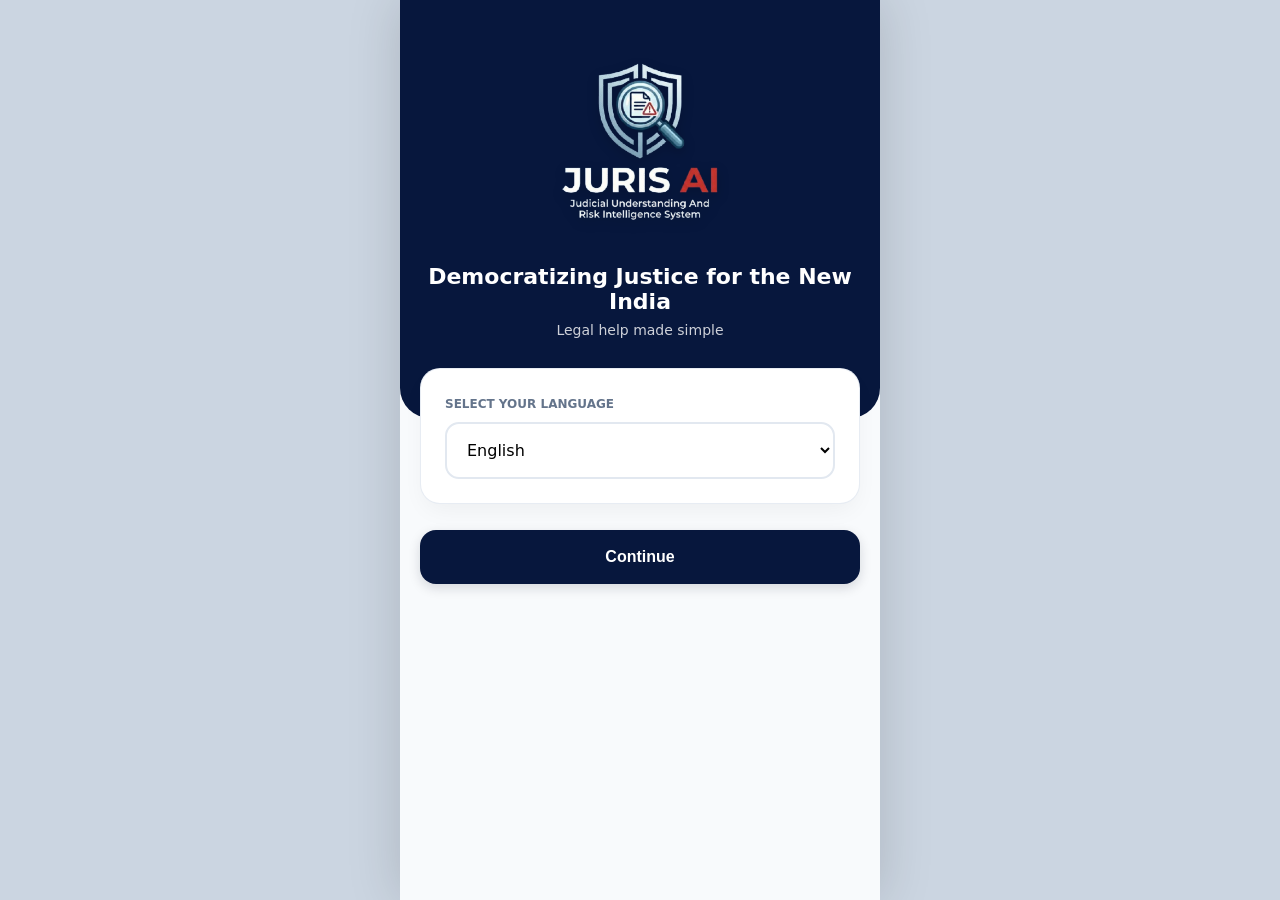
<file: frontend/index.html>
<!DOCTYPE html>
<html lang="en">
<head>
  <meta charset="UTF-8">
  <title>JURIS_HOMEPAGE</title>
  <meta name="viewport" content="width=device-width, initial-scale=1.0">
  <link rel="stylesheet" href="css/styles.css">
  <link rel="icon" href="/frontend/fav-icons/favicon.ico">
  <link rel="icon" type="image/png" sizes="32x32" href="/frontend/fav-icons/favicon-32x32.png">
  <link rel="icon" type="image/png" sizes="16x16" href="/frontend/fav-icons/favicon-16x16.png">

</head>
<body>

<div class="app">
  <div class="header-hero">
    <img src="assets/JURIS LOGO.png" class="logo-img" alt="JURIS-AI">
    <h2 data-i18n="app_name">Democratizing Justice</h2>
    <p data-i18n="tagline">Legal help made simple</p>
  </div>

  <div class="content-area">
    <div class="card">
      <label data-i18n="select_language" style="font-weight: 600; font-size: 12px; color: var(--text-muted); text-transform: uppercase;">SELECT LANGUAGE</label>
      <select id="language" onchange="onLanguageChange()">
        <option value="English">English</option checked>
        <option value="Hindi">हिन्दी</option>
        <option value="Marathi">मराठी</option>
        <option value="Tamil">தமிழ்</option>
        <option value="Telugu">Telugu</option>
      </select>
    </div>

    <button class="btn" onclick="goNext()" data-i18n="continue">Continue</button>
  </div>
</div>

<script src="new_script.js"></script>
</body>
</html>
</file>
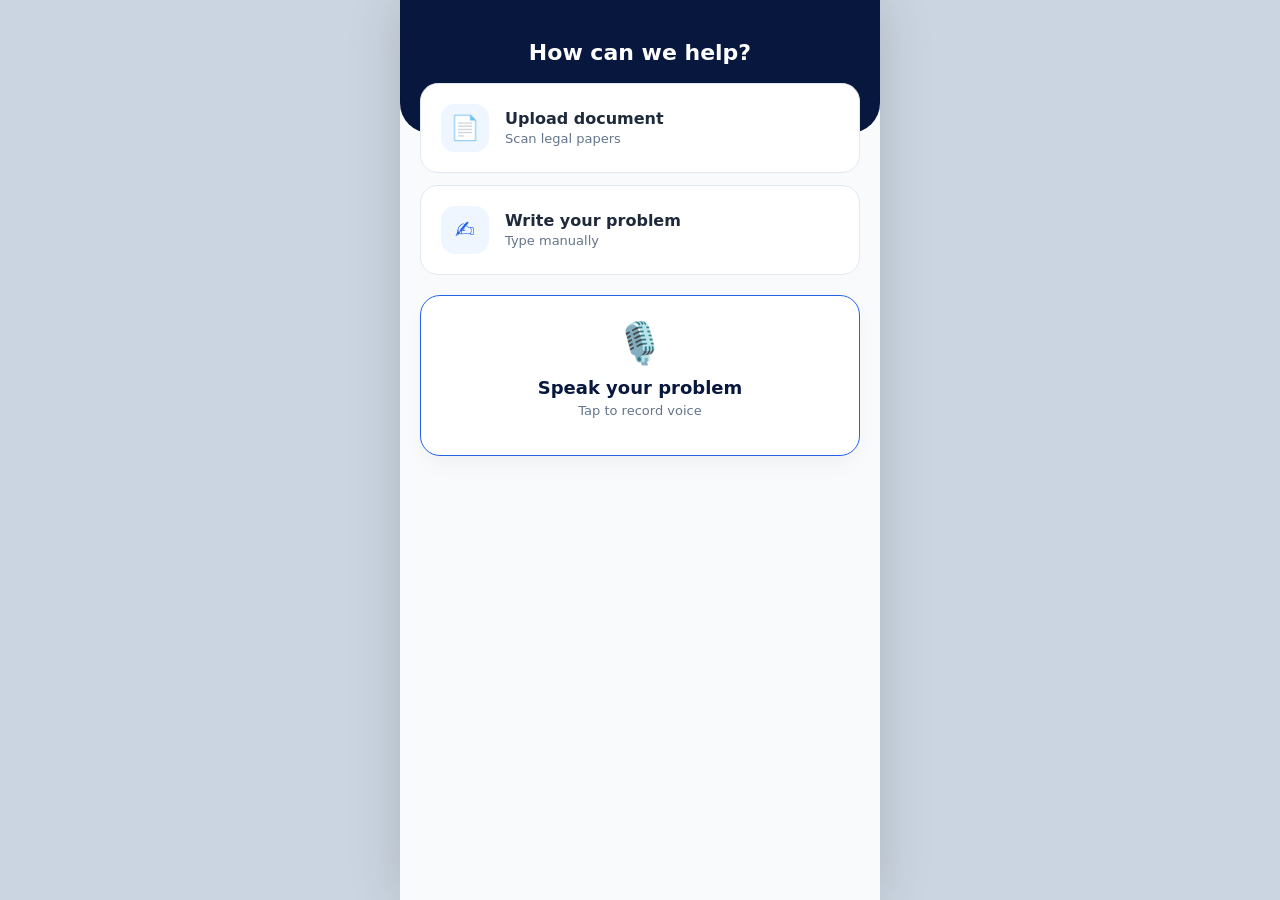
<file: frontend/action.html>
<!DOCTYPE html>
<html lang="en">
<head>
  <meta charset="UTF-8">
  <title>Choose Action</title>
  <meta name="viewport" content="width=device-width, initial-scale=1.0">
  <link rel="stylesheet" href="css/styles.css">
  <link rel="icon" href="/frontend/fav-icons/favicon.ico">
  <link rel="icon" type="image/png" sizes="32x32" href="/frontend/fav-icons/favicon-16x16.png">
  <link rel="icon" type="image/png" sizes="16x16" href="/frontend/fav-icons/favicon-32x32.png">
</head>
<body>

<div class="app">
  <div class="header-hero" style="padding-bottom: 60px;">
    <h2 data-i18n="choose_help">How can we help?</h2>
  </div>

  <div class="content-area">
    <div class="action-item" onclick="location.href='upload.html'">
      <div class="action-icon">📄</div>
      <div>
        <strong style="display:block" data-i18n="upload_document">Upload Document</strong>
        <span style="font-size:13px; color:var(--text-muted)">Scan legal papers</span>
      </div>
    </div>

    <div class="action-item" onclick="location.href='write.html'">
      <div class="action-icon">✍️</div>
      <div>
        <strong style="display:block" data-i18n="write_problem">Write Problem</strong>
        <span style="font-size:13px; color:var(--text-muted)">Type manually</span>
      </div>
    </div>

    <div class="card" style="text-align: center; border-color: var(--accent); margin-top: 20px;" onclick="location.href='voice.html'">
      <div style="font-size: 40px; margin-bottom: 10px;">🎙️</div>
      <strong style="font-size: 18px; color: var(--primary);" data-i18n="speak_problem">Speak Your Problem</strong>
      <p style="font-size: 13px; color: var(--text-muted); margin-top: 5px;">Tap to record voice</p>
    </div>
  </div>
</div>

<script src="new_script.js"></script>
</body>
</html>
</file>
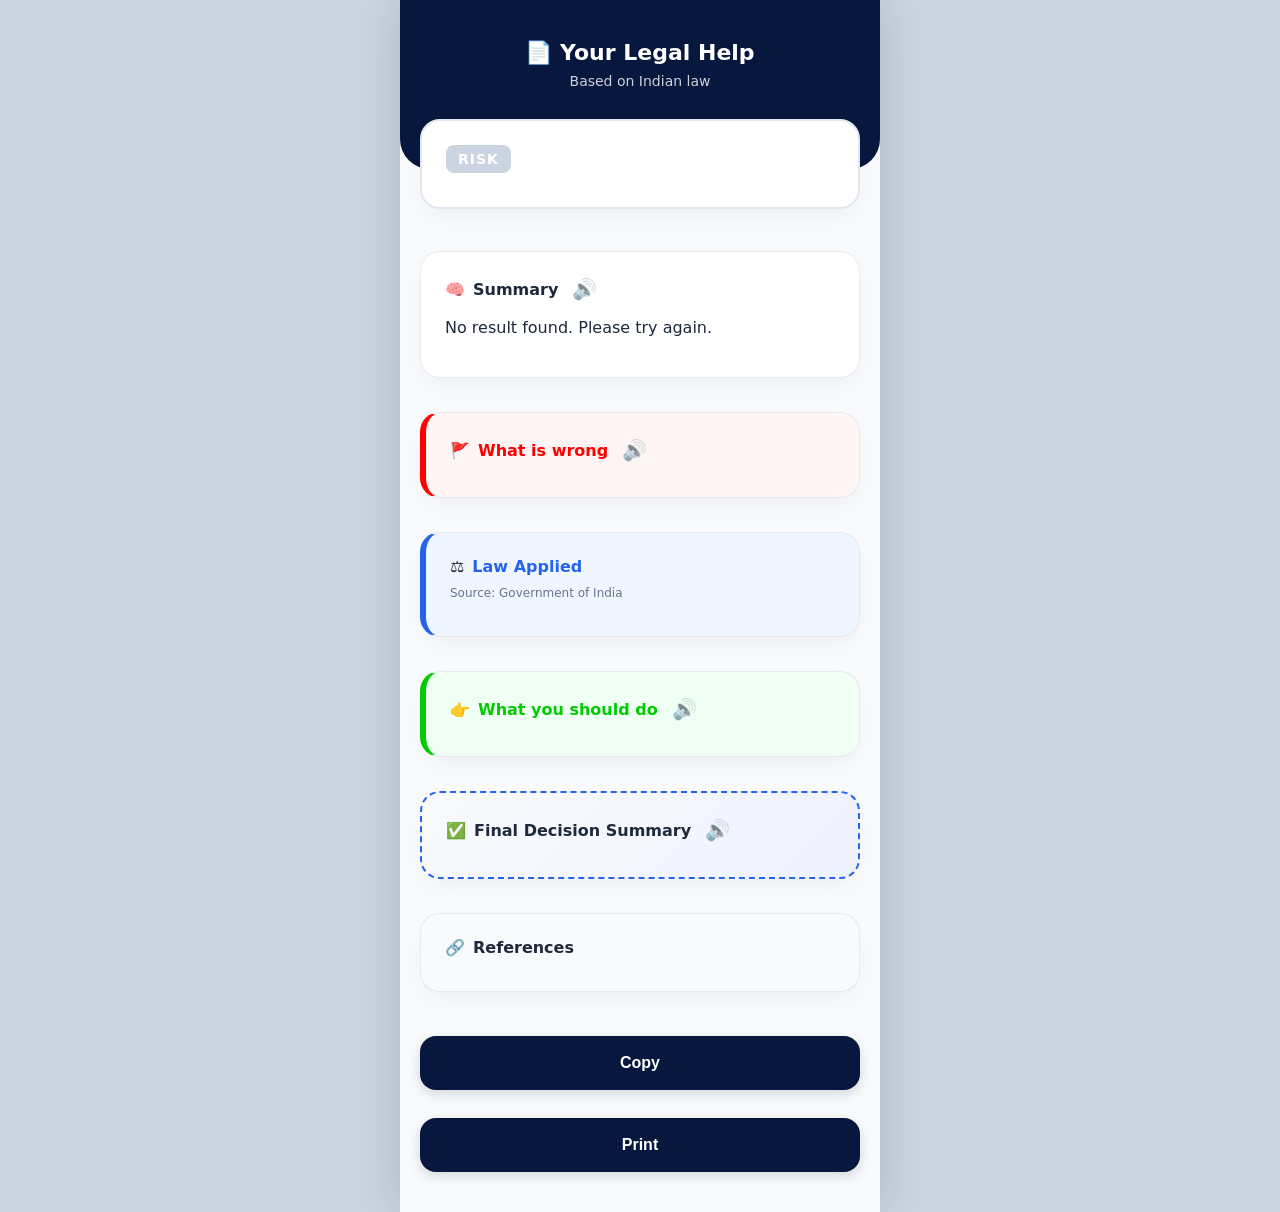
<file: frontend/result.html>
<!DOCTYPE html>
<html lang="en">
<head>
  <meta charset="UTF-8">
  <title>Result</title>
  <meta name="viewport" content="width=device-width, initial-scale=1.0">
  <link rel="stylesheet" href="css/styles.css">
  <link rel="icon" href="/frontend/fav-icons/favicon.ico">
  <link rel="icon" type="image/png" sizes="32x32" href="/frontend/fav-icons/favicon-16x16.png">
  <link rel="icon" type="image/png" sizes="16x16" href="/frontend/fav-icons/favicon-32x32.png">
</head>
<body>

<div class="app">

  <!-- HEADER -->
  <div class="header-hero">
    <h2 data-i18n="result_title">📄 Your Legal Help</h2>
    <p class="muted-text" data-i18n="based_on_law">
      Based on Indian law
    </p>
  </div>

  <!-- RESULT FLOW START -->
  <div class="content-area result-flow">

    <!-- RISK INDICATOR (ANCHOR) -->
    <div class="card risk-card fade-glass">
      <div class="risk-header">
        <span id="riskBadge" class="risk-badge">RISK</span>
        <span id="riskScoreText" class="risk-score-text"></span>
      </div>
    </div>

    <!-- SUMMARY -->
    <div class="card summary-card fade-glass">
      <div class="icon-row">
        🧠 <strong data-i18n="summary">Summary</strong>
        <button class="speak-btn"
                onclick="toggleSpeak(this)"
                data-speak-target="summaryText"
                title="Listen">
          🔊
        </button>
      </div>
      <p id="summaryText">
        We are analyzing your problem…
      </p>
    </div>

    <!-- RED FLAGS -->
    <div class="card redflag-card fade-glass">
      <div class="icon-row">
        🚩 <strong data-i18n="what_wrong">What is wrong</strong>
        <button class="speak-btn"
                onclick="toggleSpeak(this)"
                data-speak-target="redFlags"
                title="Listen">
          🔊
        </button>
      </div>
      <ul id="redFlags" class="simple-list"></ul>
    </div>

    <!-- LAW APPLIED -->
    <div class="card law-card fade-glass">
      <div class="icon-row">
        ⚖️ <strong data-i18n="law_applied">Law Applied</strong>
      </div>
      <ul id="lawList" class="simple-list"></ul>
      <p class="muted-text small-text" data-i18n="law_source">
        Source: Government of India
      </p>
    </div>

    <!-- WHAT YOU SHOULD DO -->
    <div class="card action-card fade-glass">
      <div class="icon-row">
        👉 <strong data-i18n="next_steps">What you should do</strong>
        <button class="speak-btn"
                onclick="toggleSpeak(this)"
                data-speak-target="nextSteps"
                title="Listen">
          🔊
        </button>
      </div>
      <ul id="nextSteps" class="simple-list"></ul>
    </div>

    <!-- FINAL DECISION SUMMARY -->
    <div class="card final-card fade-glass">
      <div class="icon-row">
        ✅ <strong data-i18n="final_summary_title">Final Decision Summary</strong>
        <button class="speak-btn"
                onclick="toggleSpeak(this)"
                data-speak-target="finalSummary"
                title="Listen">
          🔊
        </button>
      </div>
      <ul id="finalSummary" class="simple-list"></ul>
    </div>

    <!-- REFERENCES -->
    <div class="card reference-card fade-glass">
      <div class="icon-row">
        🔗 <strong data-i18n="references">References</strong>
      </div>
      <ul id="references" class="simple-list"></ul>
    </div>

    <!-- ACTION BUTTONS -->
    <button class="btn" onclick="copyResult()" data-i18n="copy">
      Copy
    </button>

    <button class="btn btn-success" onclick="window.print()" data-i18n="print">
      Print
    </button>

  </div>
  <!-- RESULT FLOW END -->

</div>

<script src="new_script.js"></script>
</body>
</html>
</file>
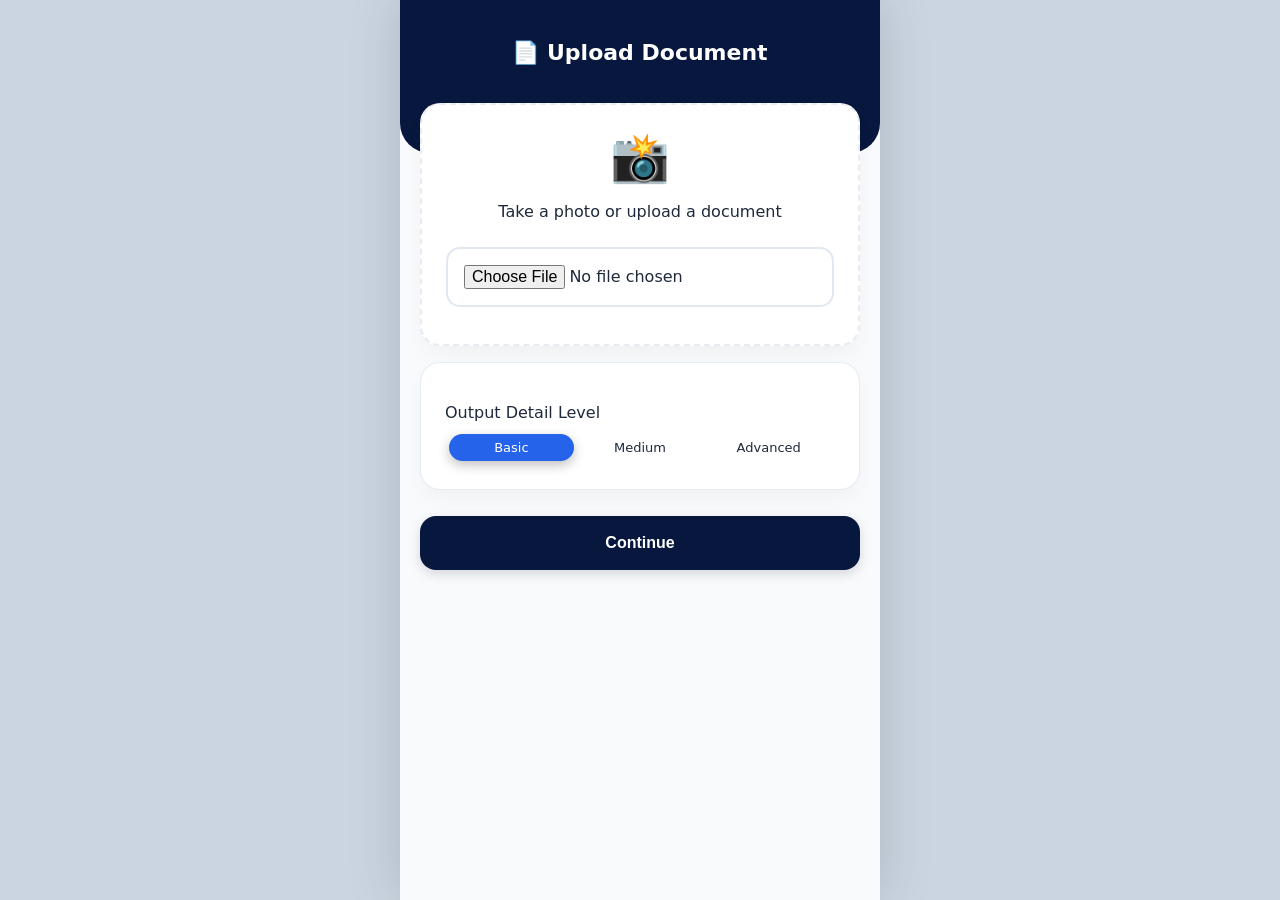
<file: frontend/upload.html>
<!DOCTYPE html>
<html lang="en">
<head>
  <meta charset="UTF-8">
  <title>Upload</title>
  <meta name="viewport" content="width=device-width, initial-scale=1.0">
  <link rel="stylesheet" href="css/styles.css">
  <link rel="icon" href="/frontend/fav-icons/favicon.ico">
  <link rel="icon" type="image/png" sizes="32x32" href="/frontend/fav-icons/favicon-16x16.png">
  <link rel="icon" type="image/png" sizes="16x16" href="/frontend/fav-icons/favicon-32x32.png">
</head>
<body>

<div id="loader" class="loader-overlay hidden">
  <div class="spinner"></div>
</div>

<div class="app">
  <div class="header-hero">
    <h2 data-i18n="upload_title">📄 Upload Document</h2>
  </div>

  <div class="content-area">

    <!-- Upload Card (UNCHANGED) -->
    <div class="card" style="text-align: center; border-style: dashed; border-width: 2px;">
      <div style="font-size: 48px; margin-bottom: 10px;">📸</div>
      <p data-i18n="upload_text" style="font-weight: 500;">Upload Photo or PDF</p>
      <input
        type="file"
        id="documentFile"
        class="file-input"
        accept="image/*,.pdf,.doc,.docx"
      >
      <p
        id="fileName"
        style="font-size: 13px; color: var(--accent); margin-top: 10px;"
      ></p>
    </div>

    <!-- Output Detail Regulator (MATCHED WITH VOICE UI) -->
    <div class="card" style="margin-top:12px;">
      <p style="font-weight:500; margin-bottom:8px;" data-i18n="upload_output_level_title">Output Detail Level</p>

      <div class="verbosity-pill">
        <input type="radio" id="u-basic" name="verbosity" value="basic" checked>
        <label for="u-basic" data-i18n="upload_level_basic">Basic</label>

        <input type="radio" id="u-medium" name="verbosity" value="medium">
        <label for="u-medium" data-i18n="upload_level_medium">Medium</label>

        <input type="radio" id="u-advanced" name="verbosity" value="advanced">
        <label for="u-advanced" data-i18n="upload_level_advanced">Advanced</label>
      </div>


    </div>

    <!-- Analyze Button (UNCHANGED) -->
    <button class="btn" onclick="saveDocument()" data-i18n="continue">
      Analyze
    </button>

  </div>
</div>

<script src="new_script.js"></script>
</body>
</html>
</file>
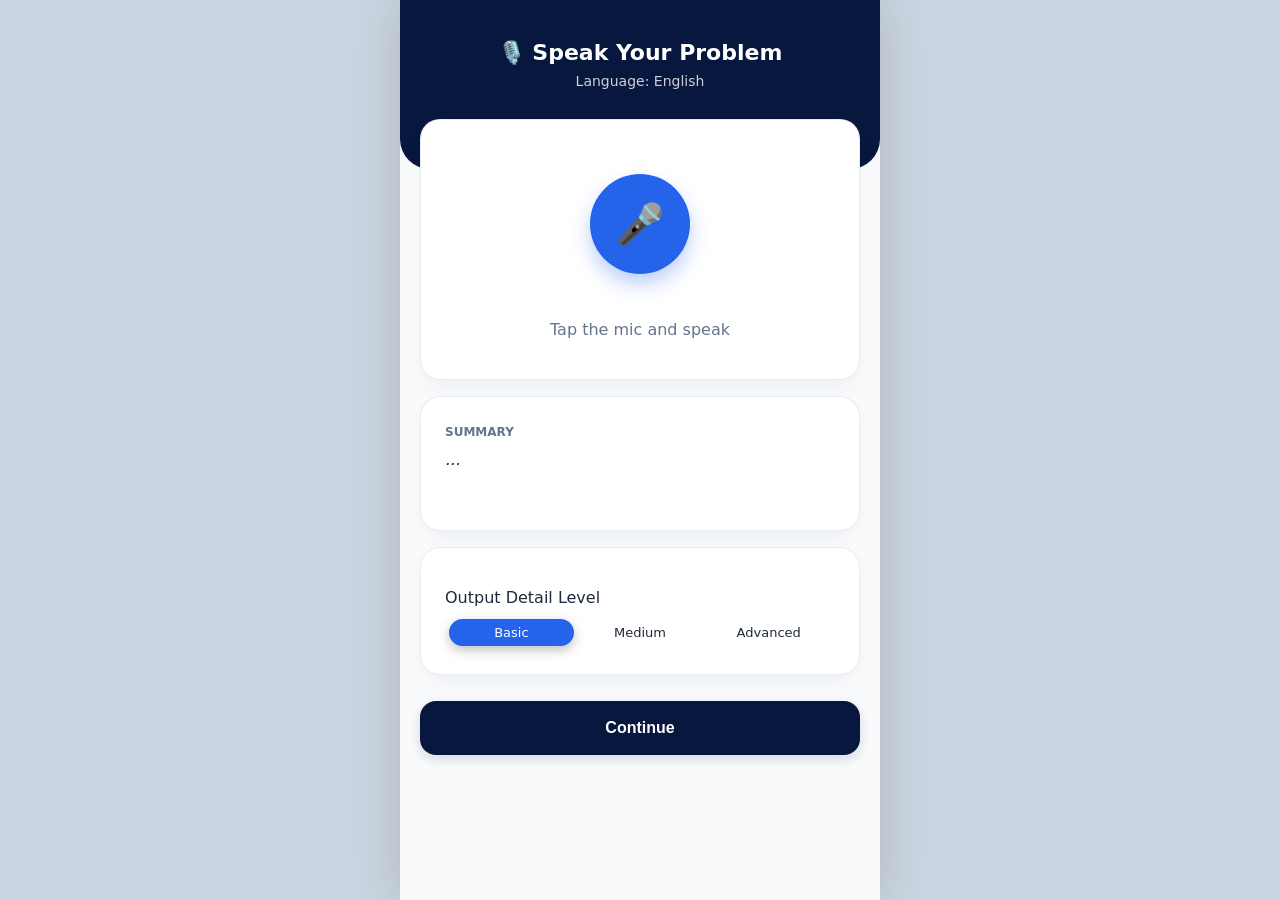
<file: frontend/voice.html>
<!DOCTYPE html>
<html lang="en">
<head>
  <meta charset="UTF-8">
  <title>Voice Mode</title>
  <meta name="viewport" content="width=device-width, initial-scale=1.0">
  <link rel="stylesheet" href="css/styles.css">
  <link rel="icon" href="/frontend/fav-icons/favicon.ico">
  <link rel="icon" type="image/png" sizes="32x32" href="/frontend/fav-icons/favicon-16x16.png">
  <link rel="icon" type="image/png" sizes="16x16" href="/frontend/fav-icons/favicon-32x32.png">
</head>
<body>

<div id="loader" class="loader-overlay hidden">
  <div class="spinner"></div>
  <p id="loaderText">Processing...</p>
</div>

<div class="app">
  <div class="header-hero">
    <h2 data-i18n="voice_title">🎙️ Speak Your Problem</h2>
    <p id="langText"></p>
  </div>

  <div class="content-area">
    <div class="card" style="text-align: center;">
      <div class="mic-wrapper">
        <div id="micButton" class="mic-btn-large" onclick="toggleRecording()">🎤</div>
      </div>
      <p id="voiceStatus" style="font-weight: 500; color: var(--text-muted);" data-i18n="voice_hint">Tap mic to start</p>
    </div>

    <div class="card">
      <strong style="font-size: 12px; text-transform: uppercase; color: var(--text-muted);" data-i18n="summary">WHAT WE HEARD:</strong>
      <p id="spokenText" style="margin-top: 10px; font-style: italic; min-height: 40px;">...</p>
    </div>

    <!-- Output Detail Regulator (ADDED) -->
    <div class="card" style="margin-top:12px;">
      <p style="font-weight:500; margin-bottom:8px;" data-i18n="voice_output_level_title">Output Detail Level</p>

      <div class="verbosity-pill">
        <input type="radio" id="v-basic" name="verbosity" value="basic" checked>
        <label for="v-basic" data-i18n="upload_level_basic">Basic</label>

        <input type="radio" id="v-medium" name="verbosity" value="medium">
        <label for="v-medium" data-i18n="upload_level_medium">Medium</label>

        <input type="radio" id="v-advanced" name="verbosity" value="advanced">
        <label for="v-advanced" data-i18n="upload_level_advanced">Advanced</label>
      </div>
    </div>

    <button class="btn" onclick="saveVoiceText()" data-i18n="continue">Continue</button>
  </div>
</div>

<script src="new_script.js"></script>
</body>
</html>
</file>
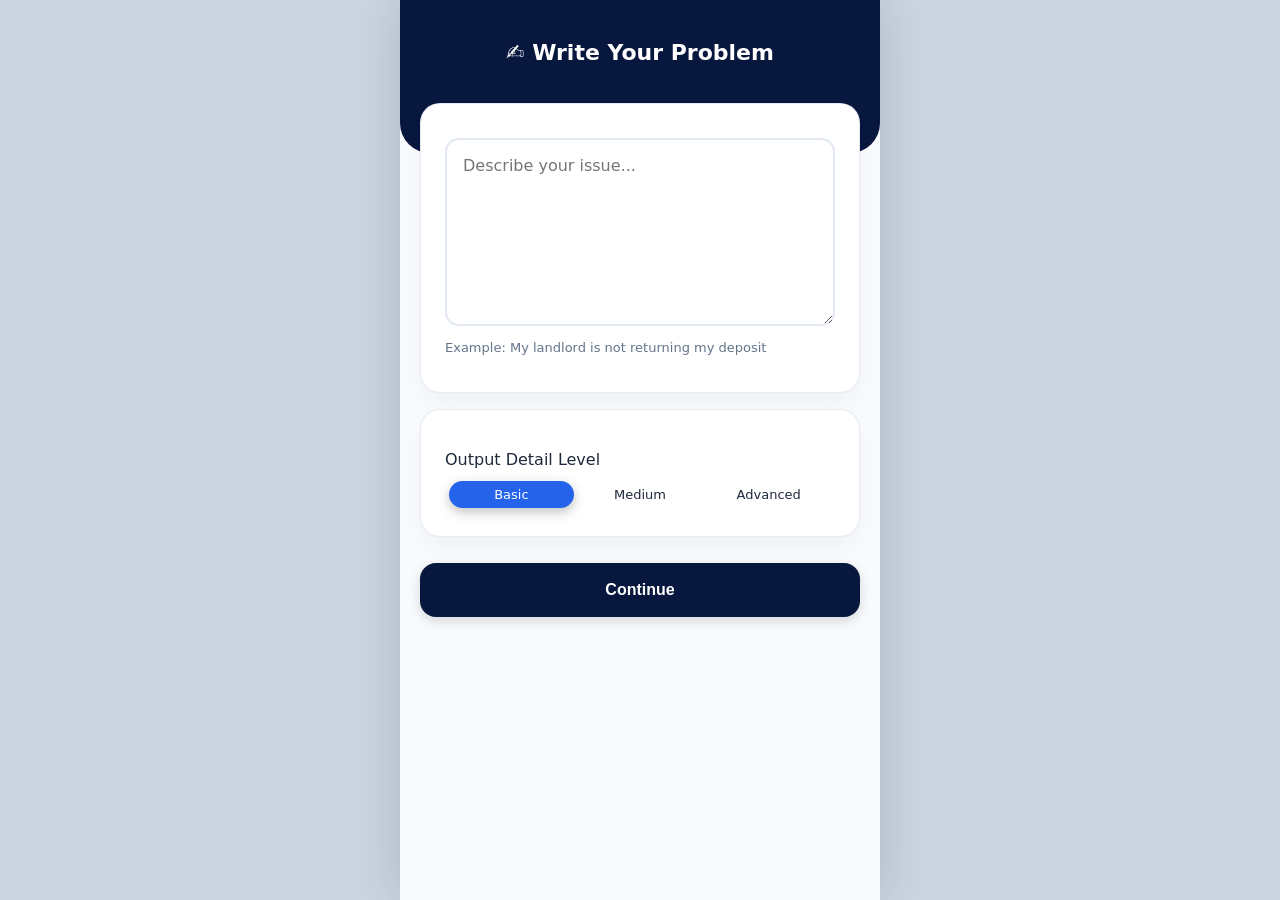
<file: frontend/write.html>
<!DOCTYPE html>
<html lang="en">
<head>
  <meta charset="UTF-8">
  <title>Write Problem</title>
  <meta name="viewport" content="width=device-width, initial-scale=1.0">
  <link rel="stylesheet" href="css/styles.css">
  <link rel="icon" href="/frontend/fav-icons/favicon.ico">
  <link rel="icon" type="image/png" sizes="32x32" href="/frontend/fav-icons/favicon-16x16.png">
  <link rel="icon" type="image/png" sizes="16x16" href="/frontend/fav-icons/favicon-32x32.png">
</head>
<body>

<div id="loader" class="loader-overlay hidden"><div class="spinner"></div></div>

<div class="app">
  <div class="header-hero">
    <h2 data-i18n="write_title">✍️ Write Problem</h2>
  </div>

  <div class="content-area">
    <div class="card">
      <textarea id="userProblem" rows="8" class="problem-textarea" data-i18n-placeholder="write_placeholder" placeholder="Describe your issue..."></textarea>
      <p class="helper-text" style="font-size: 13px; color: var(--text-muted); margin-top: 10px;" data-i18n="write_example">Example: Landlord issues...</p>
    </div>

    <!-- Output Detail Regulator (ADDED) -->
    <div class="card" style="margin-top:12px;">
      <p style="font-weight:500; margin-bottom:8px;" data-i18n="write_output_level_title">Output Detail Level</p>

      <div class="verbosity-pill">
        <input type="radio" id="w-basic" name="verbosity" value="basic" checked>
        <label for="w-basic" data-i18n="upload_level_basic">Basic</label>

        <input type="radio" id="w-medium" name="verbosity" value="medium">
        <label for="w-medium" data-i18n="upload_level_medium">Medium</label>

        <input type="radio" id="w-advanced" name="verbosity" value="advanced">
        <label for="w-advanced" data-i18n="upload_level_advanced">Advanced</label>
      </div>
    </div>

    <button class="btn" onclick="saveProblem()" data-i18n="continue">Analyze</button>
  </div>
</div>

<script src="new_script.js"></script>
</body>
</html>
</file>
<file: frontend/css/styles.css>
:root {
  --primary: #07173d;       /* Deep Navy */
  --primary-light: #1e293b; /* Lighter Navy for cards */
  --accent: #2563eb;        /* Bright Blue for Actions */
  --bg-body: #cbd5e1;       /* Desktop Background */
  --bg-app: #f8fafc;        /* App Background */
  --text-main: #1e293b;
  --text-muted: #64748b;
  --danger: #ff0000; /* Bright Red */
  --warning: #ffcc00; /* Bright Yellow */
  --success: #00cc00; /* Bright Green */
  --radius: 24px;
}

* { box-sizing: border-box; -webkit-tap-highlight-color: transparent; }

body {
  margin: 0;
  padding: 0;
  background-color: var(--bg-body);
  font-family: 'Inter', system-ui, -apple-system, sans-serif;
  color: var(--text-main);
  display: flex;
  justify-content: center;
  min-height: 100vh;
}

/* === THE APP SHELL (Fixes Windows View) === */
.app {
  width: 100%;
  max-width: 480px; /* Limits width on PC */
  background: var(--bg-app);
  box-shadow: 0 0 50px rgba(0,0,0,0.15);
  display: flex;
  flex-direction: column;
  position: relative;
  overflow-x: hidden;
}

/* === HEADER HERO SECTION === */
.header-hero {
  background: var(--primary);
  padding: 40px 24px 80px 24px;
  color: white;
  border-bottom-left-radius: 30px;
  border-bottom-right-radius: 30px;
  text-align: center;
  position: relative;
  z-index: 1;
}

.header-hero h2 { font-size: 22px; font-weight: 700; margin: 0 0 8px 0; }
.header-hero p { opacity: 0.8; font-size: 14px; margin: 0; }

.logo-img {
  height: 200px;
  width: auto;
  margin-bottom: 20px;
  filter: drop-shadow(0 4px 6px rgba(0,0,0,0.2));
}

/* === CONTENT AREA (Cards Pull Up) === */
.content-area {
  padding: 0 20px 40px 20px;
  margin-top: -50px; /* This pulls content into the blue header */
  flex: 1;
  position: relative;
  z-index: 2;
}

/* === CARDS === */
.card {
  background: white;
  border-radius: 20px;
  padding: 24px;
  margin-bottom: 16px;
  box-shadow: 0 10px 25px -5px rgba(0, 0, 0, 0.05);
  border: 1px solid rgba(226, 232, 240, 0.8);
  transition: transform 0.2s ease;
}

.card:hover { transform: translateY(-2px); }

/* === ACTION ITEMS (List Style) === */
.action-item {
  display: flex;
  align-items: center;
  gap: 16px;
  padding: 20px;
  background: white;
  border-radius: 18px;
  margin-bottom: 12px;
  cursor: pointer;
  border: 1px solid #e2e8f0;
  transition: all 0.2s;
}

.action-item:active { transform: scale(0.98); background: #f1f5f9; }

.action-icon {
  width: 48px;
  height: 48px;
  background: #eff6ff;
  color: var(--accent);
  border-radius: 14px;
  display: flex;
  align-items: center;
  justify-content: center;
  font-size: 24px;
}

/* === FORMS & INPUTS === */
select, .problem-textarea, .file-input {
  width: 100%;
  padding: 16px;
  border-radius: 14px;
  border: 2px solid #e2e8f0;
  font-size: 16px;
  background: #fff;
  font-family: inherit;
  margin-top: 10px;
}

select:focus, .problem-textarea:focus {
  outline: none;
  border-color: var(--accent);
}

/* === BUTTONS === */
.btn {
  width: 100%;
  padding: 18px;
  background: var(--primary);
  color: white;
  border: none;
  border-radius: 16px;
  font-size: 16px;
  font-weight: 700;
  cursor: pointer;
  box-shadow: 0 4px 12px rgba(15, 23, 42, 0.15);
  transition: background 0.2s;
  margin-top: 10px;
}

.btn:hover { background: var(--primary-light); }
.btn:active { transform: scale(0.98); }

/* === MIC BUTTON (Large) === */
.mic-wrapper {
  display: flex;
  flex-direction: column;
  align-items: center;
  padding: 30px 0;
}

.mic-btn-large {
  width: 100px;
  height: 100px;
  background: var(--accent);
  border-radius: 50%;
  display: flex;
  align-items: center;
  justify-content: center;
  font-size: 40px;
  color: white;
  cursor: pointer;
  box-shadow: 0 10px 20px rgba(37, 99, 235, 0.3);
  transition: all 0.3s cubic-bezier(0.4, 0, 0.2, 1);
}

.mic-btn-large.recording {
  background: var(--danger);
  transform: scale(1.1);
  box-shadow: 0 0 0 15px rgba(220, 38, 38, 0.15);
}

/* === LOADER === */
.loader-overlay {
  position: fixed; inset: 0;
  background: rgba(255,255,255,0.95);
  z-index: 999;
  display: flex; flex-direction: column;
  align-items: center; justify-content: center;
}
.spinner {
  width: 50px; height: 50px;
  border: 4px solid #e2e8f0; border-top-color: var(--accent);
  border-radius: 50%; animation: spin 1s infinite linear;
}
@keyframes spin { to { transform: rotate(360deg); } }
.hidden { display: none; }

/* === RISK BADGES === */
/* .risk-header { display: flex; align-items: center; justify-content: space-between; margin-bottom: 15px; }
.risk-badge { padding: 6px 12px; border-radius: 8px; font-weight: 700; font-size: 12px; letter-spacing: 1px; }
.risk-low { background: #dcfce7; color: #166534; }
.risk-medium { background: #fef9c3; color: #854d0e; }
.risk-high { background: #fee2e2; color: #991b1b; } */

.risk-card {
  text-align: center;
  border: 2px solid #e2e8f0;
  transition: all 0.3s ease;
}

.risk-header {
  display: flex;
  align-items: center;
  justify-content: space-between;
  margin-bottom: 10px;
}

.risk-badge {
  padding: 6px 12px;
  border-radius: 8px;
  font-weight: 800;
  font-size: 14px;
  letter-spacing: 1px;
  color: white; /* Text is white for better contrast on bright colors */
  background: #cbd5e1; /* Default grey */
  transition: background 0.5s ease;
}

#riskScoreText {
  font-size: 48px; /* Larger text for the percentage */
  font-weight: 800;
  color: var(--primary);
  display: block;
  margin: 10px 0;
  font-variant-numeric: tabular-nums; /* Prevents jittering while counting */
}

/* BRIGHT COLOR CLASSES */
.risk-low {
  background-color: var(--success) !important;
  color: white;
  box-shadow: 0 0 15px rgba(0, 204, 0, 0.4);
}

.risk-medium {
  background-color: var(--warning) !important;
  color: black; /* Black text reads better on bright yellow */
  box-shadow: 0 0 15px rgba(255, 204, 0, 0.4);
}

.risk-high {
  background-color: var(--danger) !important;
  color: white;
  animation: pulseRisk 1.5s infinite;
  box-shadow: 0 0 15px rgba(255, 0, 0, 0.4);
}

@keyframes pulseRisk {
  0% { transform: scale(1); box-shadow: 0 0 0 0 rgba(255, 0, 0, 0.7); }
  70% { transform: scale(1.05); box-shadow: 0 0 0 10px rgba(255, 0, 0, 0); }
  100% { transform: scale(1); box-shadow: 0 0 0 0 rgba(255, 0, 0, 0); }
}

/* === LISTS === */
.simple-list { padding-left: 20px; line-height: 1.6; margin: 10px 0; }
.simple-list li { margin-bottom: 8px; }

/* === AUDIO BUTTON === */
.speak-btn { background: none; border: none; font-size: 20px; cursor: pointer; float: right; opacity: 0.6; }
.speak-btn:hover { opacity: 1; transform: scale(1.1); }

/* ===== Verbosity Pill Toggle ===== */
.verbosity-pill {
  display: flex;
  background: rgba(255, 255, 255, 0.06);
  border-radius: 999px;
  padding: 4px;
  gap: 4px;
}

.verbosity-pill input {
  display: none;
}

.verbosity-pill label {
  flex: 1;
  text-align: center;
  padding: 6px 12px;
  font-size: 13px;
  border-radius: 999px;
  cursor: pointer;
  color: var(--muted);
  transition: all 0.25s ease;
}

.verbosity-pill input:checked + label {
  background: var(--accent);
  color: #fff;
  box-shadow: 0 4px 12px rgba(0,0,0,0.25);
}

/* ===== Apple-like Glass Transition ===== */
.fade-glass {
  animation: glassFade 280ms ease-out;
}

/* ======================================================
   RESULT PAGE – VISUAL & UX ENHANCEMENTS
   (Additive, Safe, Backward Compatible)
   ====================================================== */

/* Flow container for better spacing */
.result-flow {
  display: flex;
  flex-direction: column;
  gap: 18px;
}

/* Fade-in glass effect (subtle premium feel) */
.fade-glass {
  animation: fadeInUp 0.5s ease forwards;
}

@keyframes fadeInUp {
  from {
    opacity: 0;
    transform: translateY(8px);
  }
  to {
    opacity: 1;
    transform: translateY(0);
  }
}

/* =========================
   RISK CARD (ANCHOR)
   ========================= */
.risk-card {
  margin-bottom: 24px;
}

/* =========================
   SUMMARY
   ========================= */
.summary-card {
  background: #ffffff;
}

/* =========================
   RED FLAGS (WARNING)
   ========================= */
.redflag-card {
  border-left: 6px solid var(--danger);
  background: #fff5f5;
}

.redflag-card strong {
  color: var(--danger);
}

/* =========================
   LAW APPLIED (AUTHORITY)
   ========================= */
.law-card {
  border-left: 6px solid var(--accent);
  background: #f0f6ff;
}

.law-card strong {
  color: var(--accent);
}

.law-card .small-text {
  margin-top: 8px;
  font-size: 12px;
  color: var(--text-muted);
}

/* =========================
   ACTIONS (GUIDANCE)
   ========================= */
.action-card {
  border-left: 6px solid var(--success);
  background: #f0fff4;
}

.action-card strong {
  color: var(--success);
}

/* =========================
   FINAL SUMMARY (DECISION)
   ========================= */
.final-card {
  border: 2px dashed var(--accent);
  background: linear-gradient(135deg, #f8fafc, #eef2ff);
}

.final-card strong {
  font-size: 16px;
}

/* =========================
   REFERENCES (TRUST)
   ========================= */
.reference-card {
  background: #f9fafb;
}

.reference-card a {
  color: var(--accent);
  font-weight: 600;
  text-decoration: underline;
}

/* =========================
   LIST READABILITY
   ========================= */
.simple-list {
  padding-left: 18px;
  margin-top: 8px;
}

.simple-list li {
  margin-bottom: 8px;
  line-height: 1.5;
}

.simple-list li::marker {
  font-weight: bold;
}

/* =========================
   ICON ROW (CONSISTENT HEADER)
   ========================= */
.icon-row {
  display: flex;
  align-items: center;
  gap: 8px;
}

/* =========================
   SMALL MUTED TEXT
   ========================= */
.small-text {
  font-size: 12px;
  color: var(--text-muted);
}

/* =========================
   PRINT OPTIMIZATION (BONUS)
   ========================= */
@media print {
  .btn,
  .speak-btn {
    display: none !important;
  }

  .card {
    box-shadow: none !important;
    border: 1px solid #ddd !important;
  }
}


@keyframes glassFade {
  0% {
    opacity: 0.4;
    filter: blur(6px);
    transform: translateY(4px) scale(0.985);
  }
  100% {
    opacity: 1;
    filter: blur(0);
    transform: translateY(0) scale(1);
  }
}
</file>
